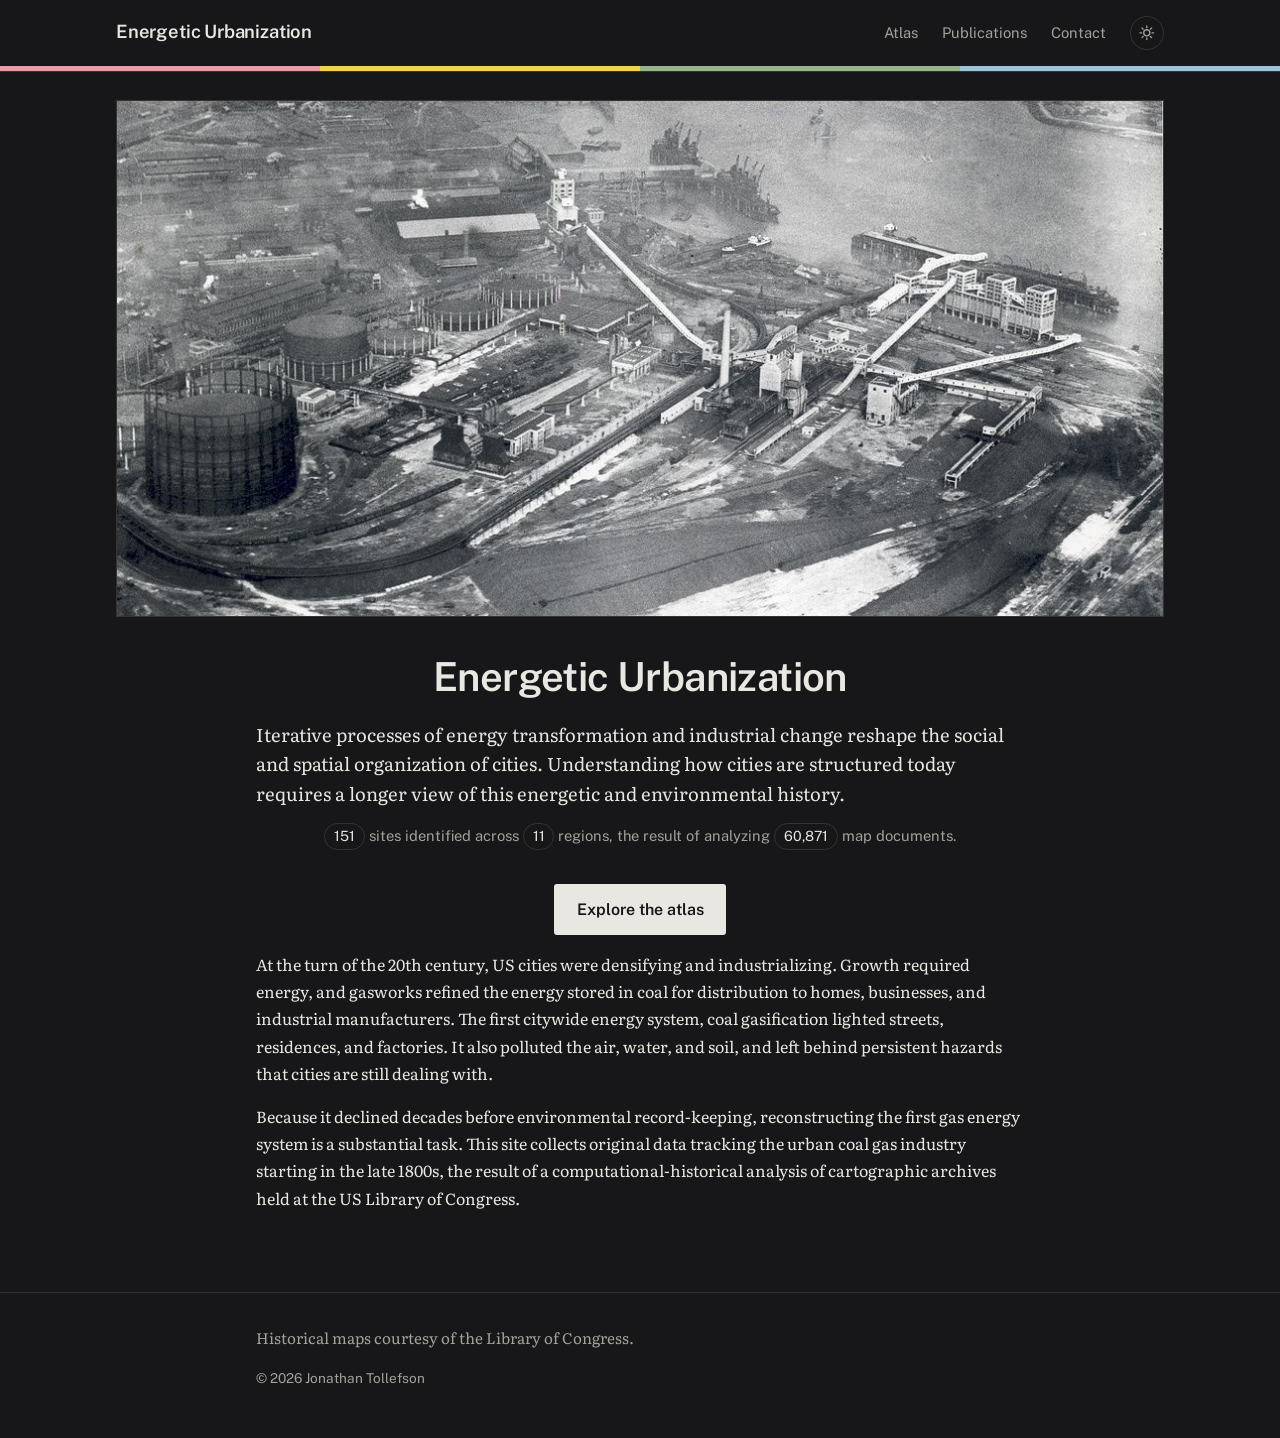
<file: index.html>
<!DOCTYPE html>
<html lang="en">
<head>
<meta charset="utf-8">
<meta name="viewport" content="width=device-width, initial-scale=1">
<title>Home | Energetic Urbanization</title>
<link rel="preconnect" href="https://fonts.googleapis.com">
<link rel="preconnect" href="https://fonts.gstatic.com" crossorigin>
<link href="https://fonts.googleapis.com/css2?family=Literata:ital,opsz,wght@0,7..72,400;0,7..72,600;1,7..72,400&family=Public+Sans:wght@400;600&display=swap" rel="stylesheet">
<script src="js/theme.js"></script>
<script src="js/analytics.js"></script>
<link rel="stylesheet" href="css/style.css">

</head>
<body class="home-page" data-root="">
<header id="site-header"></header>
<main>
  <!-- Banner image. Swap the src below for your own image or GIF. -->
  <figure class="home-banner">
    <img src="images/gasworks.jpg" alt="">
  </figure>
  <section class="home-hero">
    <h1>Energetic Urbanization</h1>
    <p class="lede"> Iterative processes of energy transformation and industrial change reshape the social and spatial organization of cities. Understanding how cities are structured today requires a longer view of this energetic and environmental history.</p>
    <!-- Filled by js/tally.js, which reads the counts straight from the workbook. -->
    <p class="map-tally" id="map-tally" data-workbook="data/atlas.xlsx"></p>
    <a class="button" href="map.html">Explore the atlas</a>
  </section>
  <section class="text">
    <p> 
At the turn of the 20th century, US cities were densifying and industrializing. Growth required energy, and gasworks refined the energy stored in coal for distribution to homes, businesses, and industrial manufacturers. The first citywide energy system, coal gasification lighted streets, residences, and factories. It also polluted the air, water, and soil, and left behind persistent hazards that cities are still dealing with.
</p>
<p>
 Because it declined decades before environmental record-keeping, reconstructing the first gas energy system is a substantial task. This site collects original data tracking the urban coal gas industry starting in the late 1800s, the result of a computational-historical analysis of cartographic archives held at the US Library of Congress. 
</p>

  </section>
</main>
<footer id="site-footer"></footer>
<script src="js/site.js"></script>
<script src="vendor/xlsx.full.min.js"></script>
<script src="js/tally.js"></script>
</body>
</html>
</file>
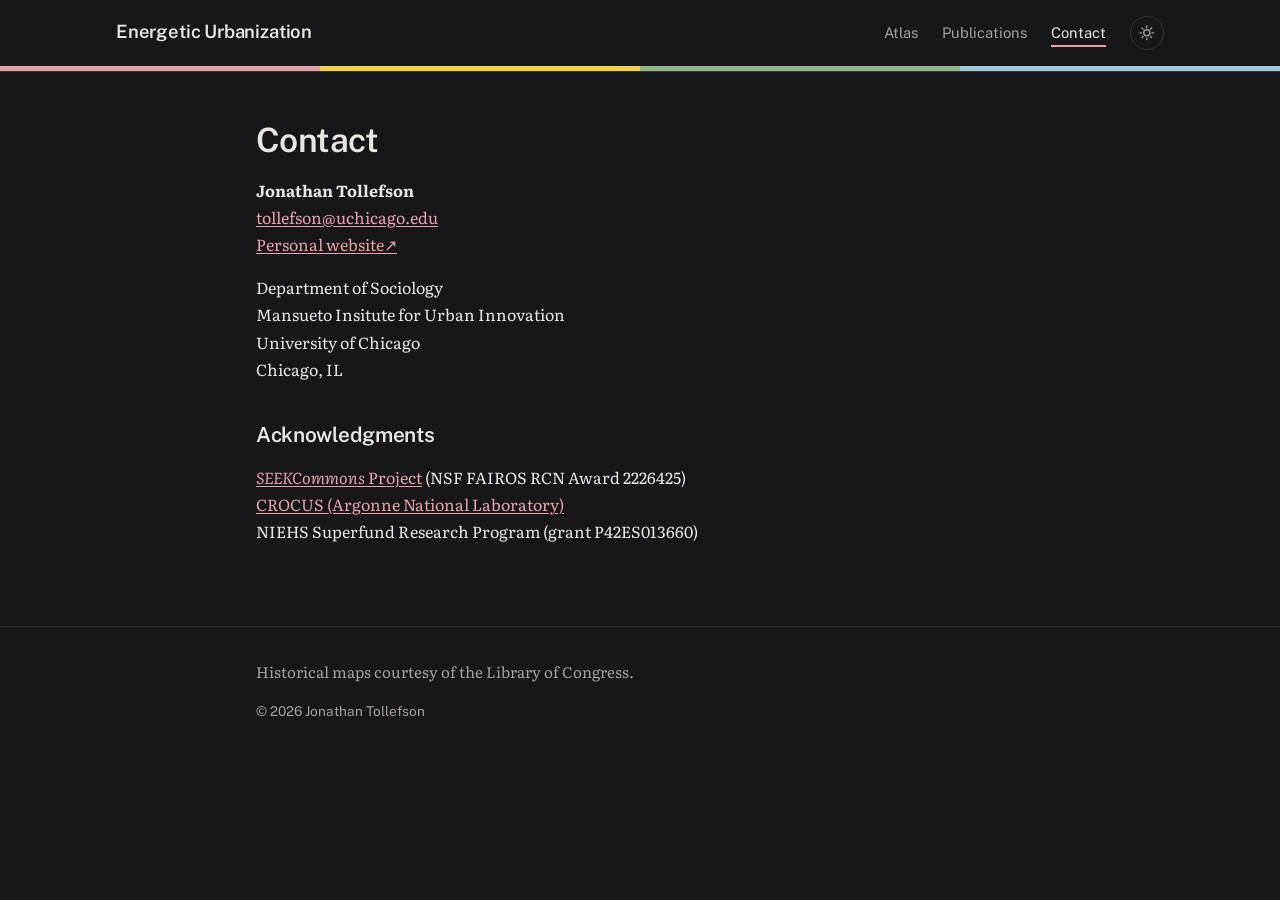
<file: contact.html>
<!DOCTYPE html>
<html lang="en">
<head>
<meta charset="utf-8">
<meta name="viewport" content="width=device-width, initial-scale=1">
<title>Contact</title>
<link rel="preconnect" href="https://fonts.googleapis.com">
<link rel="preconnect" href="https://fonts.gstatic.com" crossorigin>
<link href="https://fonts.googleapis.com/css2?family=Literata:ital,opsz,wght@0,7..72,400;0,7..72,600;1,7..72,400&family=Public+Sans:wght@400;600&display=swap" rel="stylesheet">
<script src="js/theme.js"></script>
<script src="js/analytics.js"></script>
<link rel="stylesheet" href="css/style.css">

</head>
<body data-root="">
<header id="site-header"></header>
<main>
  <div class="text">
    <h1>Contact</h1>
    <p><b>Jonathan Tollefson</b> <br> <a href="mailto:tollefson@uchicago.edu">tollefson@uchicago.edu</a><br> <a href="https://www.jonathantollefson.com">Personal website↗</a></p>
    <p>Department of Sociology<br>Mansueto Insitute for Urban Innovation<br>University of Chicago<br>Chicago, IL</p>
    <h2>Acknowledgments</h2>
    <p><a href="https://seekcommons.org/"><i>SEEKCommons</i> Project</a> (NSF FAIROS RCN Award 2226425) <br> <a href="https://www.anl.gov/crocus">CROCUS (Argonne National Laboratory)</a> <br>NIEHS Superfund Research Program (grant P42ES013660)</p>
  </div>
</main>
<footer id="site-footer"></footer>
<script src="js/site.js"></script>
</body>
</html>
</file>
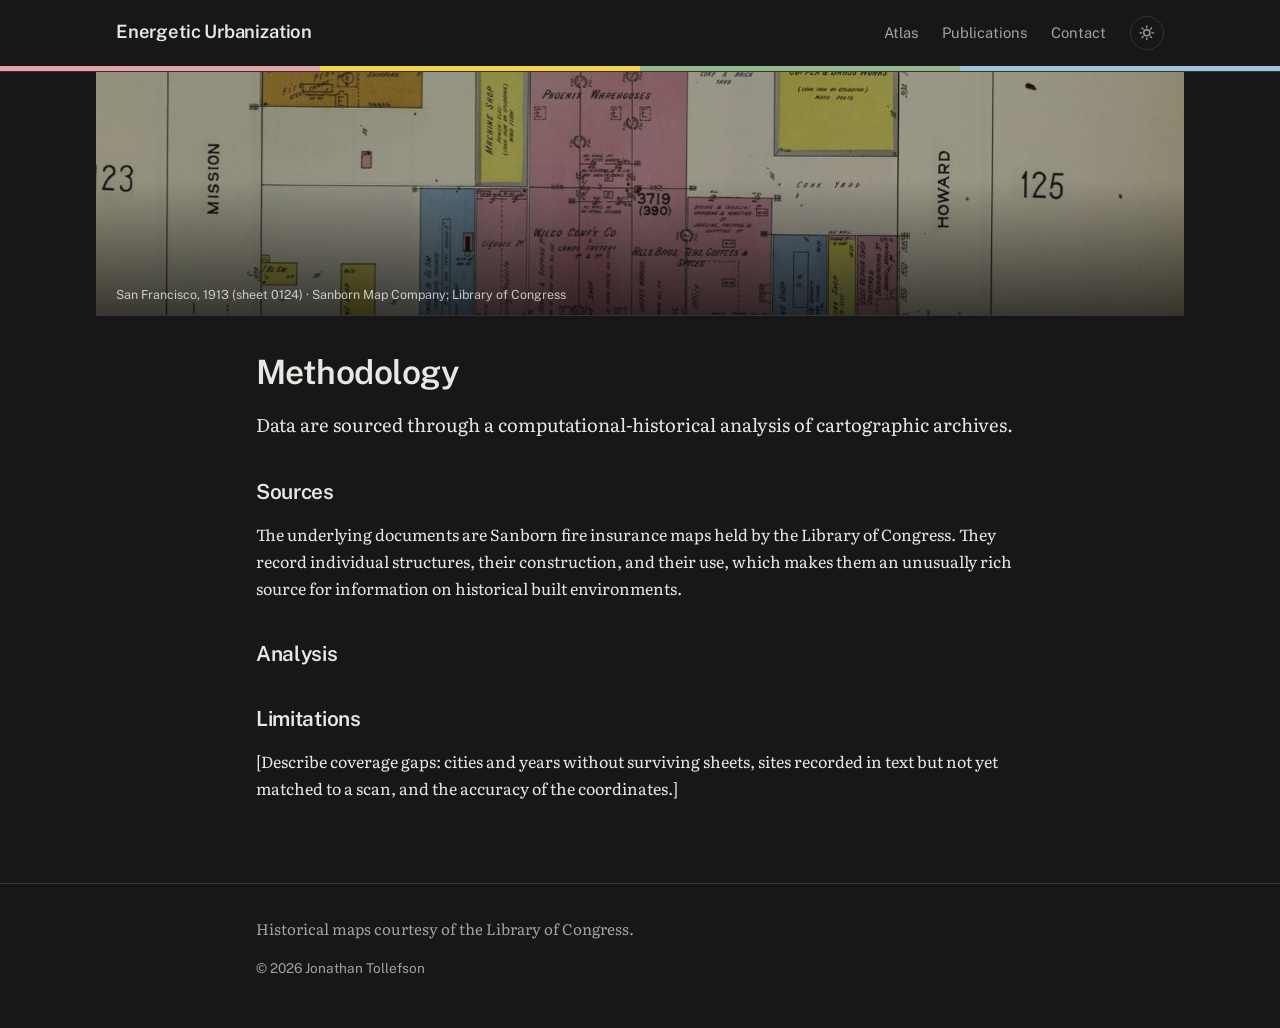
<file: methods.html>
<!DOCTYPE html>
<html lang="en">
<head>
<meta charset="utf-8">
<meta name="viewport" content="width=device-width, initial-scale=1">
<title>Methods | Energetic Urbanization</title>
<link rel="preconnect" href="https://fonts.googleapis.com">
<link rel="preconnect" href="https://fonts.gstatic.com" crossorigin>
<link href="https://fonts.googleapis.com/css2?family=Literata:ital,opsz,wght@0,7..72,400;0,7..72,600;1,7..72,400&family=Public+Sans:wght@400;600&display=swap" rel="stylesheet">
<script src="js/theme.js"></script>
<script src="js/analytics.js"></script>
<link rel="stylesheet" href="css/style.css">
<link rel="stylesheet" href="css/methods.css">

</head>
<body class="methods-page" data-root="">
<header id="site-header"></header>

<!-- Rotating band of randomly chosen map sheets. Settings are at the
     top of js/methods-banner.js; proportions are in css/methods.css. -->
<div id="map-banner" aria-hidden="true"></div>

<main>
  <div class="text">
    <h1>Methodology</h1>
    <p class="lede">Data are sourced through a computational-historical analysis of cartographic archives.</p>

    <h2>Sources</h2>
    <p>The underlying documents are Sanborn fire insurance maps held by the
    Library of Congress. They record individual structures, their construction, and
    their use, which makes them an unusually rich source for information on historical built environments.</p>

    <h2>Analysis</h2>
    <p></p>

    <h2>Limitations</h2>
    <p>[Describe coverage gaps: cities and years without surviving sheets,
    sites recorded in text but not yet matched to a scan, and the accuracy
    of the coordinates.]</p>
  </div>
</main>

<footer id="site-footer"></footer>
<script src="js/site.js"></script>
<script src="vendor/xlsx.full.min.js"></script>
<script src="js/methods-banner.js"></script>
</body>
</html>
</file>
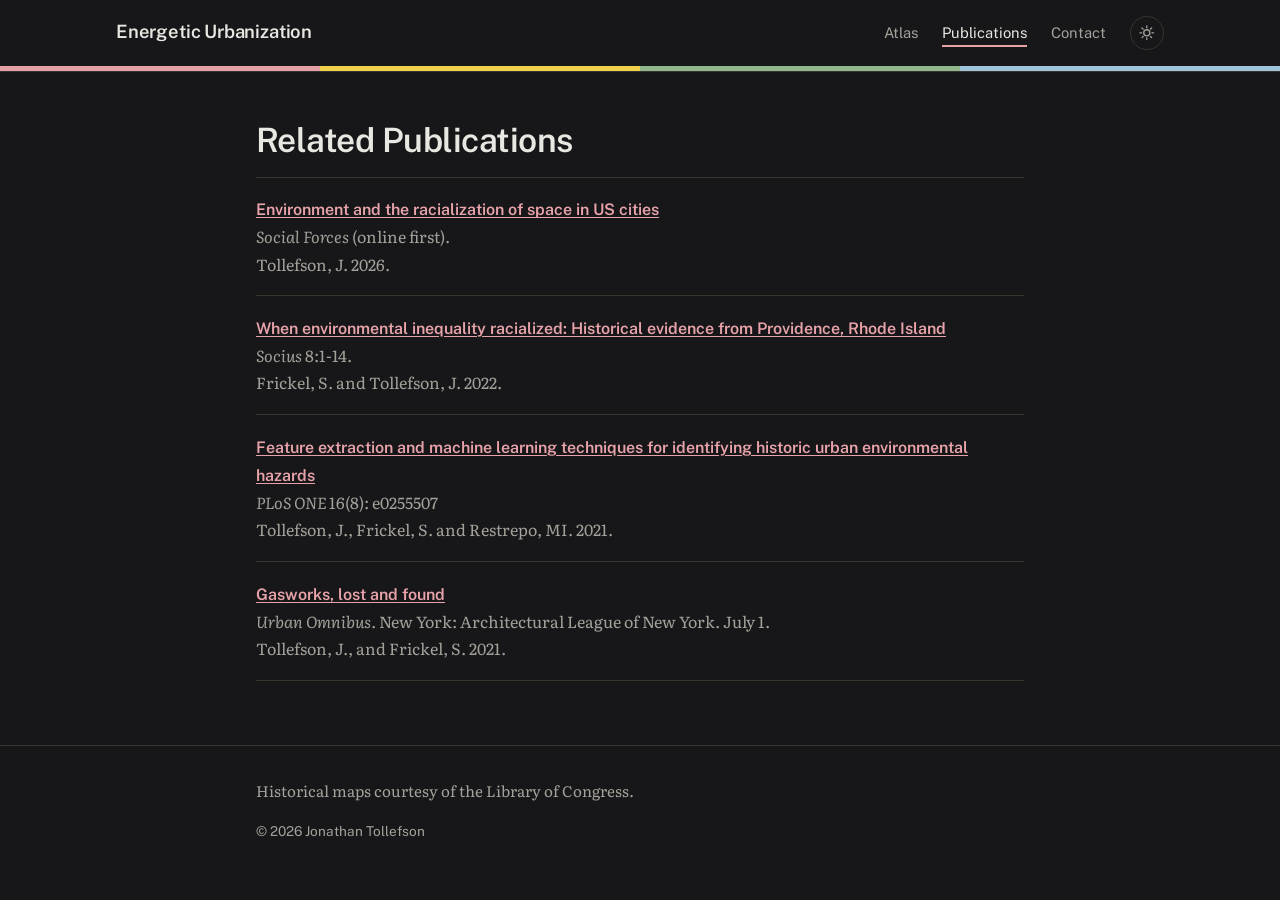
<file: publications.html>
<!DOCTYPE html>
<html lang="en">
<head>
<meta charset="utf-8">
<meta name="viewport" content="width=device-width, initial-scale=1">
<title>Publications</title>
<link rel="preconnect" href="https://fonts.googleapis.com">
<link rel="preconnect" href="https://fonts.gstatic.com" crossorigin>
<link href="https://fonts.googleapis.com/css2?family=Literata:ital,opsz,wght@0,7..72,400;0,7..72,600;1,7..72,400&family=Public+Sans:wght@400;600&display=swap" rel="stylesheet">
<script src="js/theme.js"></script>
<script src="js/analytics.js"></script>
<link rel="stylesheet" href="css/style.css">

</head>
<body data-root="">
<header id="site-header"></header>
<main>
  <h1>Related Publications</h1>
  <ul class="entry-list">
    <li>
      <a class="title" href="https://jonathantollefson.com/publications/2026_sf/">Environment and the racialization of space in US cities</a><br>
      <span class="muted"><i>Social Forces</i> (online first).<br> Tollefson, J. 2026.</span>
    </li>
    <li>
      <a class="title" href="https://jonathantollefson.com/publications/2022_socius/">When environmental inequality racialized: Historical evidence from Providence, Rhode Island</a><br>
      <span class="muted"><i>Socius</i> 8:1-14.<br> Frickel, S. and Tollefson, J. 2022.</span>
    </li>
    <li>
      <a class="title" href="https://jonathantollefson.com/publications/2021_plos/">Feature extraction and machine learning techniques for identifying historic urban environmental hazards</a><br>
      <span class="muted"><i>PLoS ONE</i> 16(8): e0255507<br> Tollefson, J., Frickel, S. and Restrepo, MI. 2021.</span>
    </li>
        <li>
      <a class="title" href="https://urbanomnibus.net/2021/07/gasworks-lost-and-found/">Gasworks, lost and found</a><br>
      <span class="muted"><i>Urban Omnibus.</i> New York: Architectural League of New York. July 1.<br> Tollefson, J., and Frickel, S. 2021.</span>
    </li>
  </ul>
</main>
<footer id="site-footer"></footer>
<script src="js/site.js"></script>
</body>
</html>
</file>
<file: css/style.css>
/* ==========================================================
   COLORS AND FONTS  -  change these to restyle the whole site
   ========================================================== */
:root {
  --ink: #23221f;
  --muted: #66645e;
  --paper: #fdfdfb;
  --rule: #dddbd3;
  --link: #a1313a;          /* brick red, used for links and map points */
  --link-hover: #6f1d24;

  /* The four colors below come from the Sanborn map key
     (brick, frame, stone, water) and appear in the stripe under the menu. */
  --brick: #e3a1a7;
  --frame: #f1d24a;
  --stone: #93b78d;
  --water: #9dc4d9;

  --serif: "Literata", Georgia, "Times New Roman", serif;
  --sans: "Public Sans", "Helvetica Neue", Arial, sans-serif;
  --measure: 48rem;         /* width of text columns */
  --wide: 68rem;            /* width of page */
}

* { box-sizing: border-box; }
html { font-size: 100%; }
body {
  margin: 0;
  background: var(--paper);
  color: var(--ink);
  font-family: var(--serif);
  font-size: 1rem;
  line-height: 1.7;
}
a { color: var(--link); text-underline-offset: 0.15em; }
a:hover { color: var(--link-hover); }
:focus-visible { outline: 3px solid var(--frame); outline-offset: 2px; }
img { max-width: 100%; height: auto; }

/* ---------- Header ---------- */
#site-header { border-bottom: 1px solid var(--rule); position: relative; }
.header-inner {
  max-width: var(--wide); margin: 0 auto; padding: 1rem 1.25rem;
  display: flex; align-items: baseline; justify-content: space-between; gap: 1.5rem; flex-wrap: wrap;
}
.site-title {
  font-family: var(--sans); font-weight: 600; font-size: 1.15rem; letter-spacing: -0.01em;
  color: var(--ink); text-decoration: none;
}
nav { order: 2; margin-left: auto; }
nav ul { list-style: none; display: flex; gap: 1.5rem; margin: 0; padding: 0; flex-wrap: wrap; }
nav a { font-family: var(--sans); font-size: 0.92rem; color: var(--muted); text-decoration: none; padding: 0.25rem 0; }
nav a:hover { color: var(--ink); }
nav a[aria-current="page"] { color: var(--ink); border-bottom: 2px solid var(--link); }
/* Menu button (small screens) and the dark mode button sit together. */
.header-controls { order: 3; align-self: center; flex-shrink: 0; display: flex; align-items: center; gap: 0.75rem; }
.menu-toggle {
  display: none; font-family: var(--sans); font-size: 0.95rem; background: none;
  border: 1px solid var(--rule); border-radius: 3px; padding: 0.4rem 0.8rem; color: var(--ink); cursor: pointer;
}
.theme-toggle {
  display: inline-flex; align-items: center; justify-content: center;
  width: 2.15rem; height: 2.15rem; padding: 0;
  background: none; border: 1px solid var(--rule); border-radius: 999px;
  color: var(--muted); cursor: pointer;
}
.theme-toggle:hover { color: var(--ink); border-color: var(--muted); }
.theme-toggle .icon { display: block; width: 1.1rem; height: 1.1rem; }
.sanborn-key { display: flex; height: 5px; }
.sanborn-key span { flex: 1; }
.sanborn-key span:nth-child(1) { background: var(--brick); }
.sanborn-key span:nth-child(2) { background: var(--frame); }
.sanborn-key span:nth-child(3) { background: var(--stone); }
.sanborn-key span:nth-child(4) { background: var(--water); }

/* ---------- Page layout ---------- */
main { max-width: var(--wide); margin: 0 auto; padding: 3rem 1.25rem 4rem; }
.text { max-width: var(--measure); }
h1, h2, h3 { font-family: var(--sans); line-height: 1.2; letter-spacing: -0.015em; font-weight: 600; }
h1 { font-size: 2.1rem; margin: 0 0 1rem; }
h2 { font-size: 1.3rem; margin: 2.5rem 0 0.75rem; }
h3 { font-size: 1.05rem; margin: 1.75rem 0 0.4rem; }
.lede { font-size: 1.15rem; line-height: 1.6; color: var(--ink); }
.muted { color: var(--muted); }
.small { font-size: 0.9rem; }

.button {
  display: inline-block; font-family: var(--sans); font-weight: 600; font-size: 1rem;
  background: var(--ink); color: var(--paper); text-decoration: none;
  padding: 0.75rem 1.4rem; border-radius: 3px; margin-top: 0.5rem;
}
.button:hover { background: var(--link); color: #fff; }

/* ---------- Home ---------- */
.home-hero h1 { font-size: clamp(2rem, 5vw, 3rem); max-width: 18ch; }
.home-hero .lede { max-width: var(--measure); margin-bottom: 1.75rem; }

/* Banner image sits under the menu; the description follows below it. */
.home-page main { padding-top: 1.75rem; }
.home-banner { margin: 0 0 2.25rem; }
.home-banner img { display: block; width: 100%; border: 1px solid var(--rule); }
.home-page .home-hero h1 { font-size: clamp(1.8rem, 4vw, 2.5rem); }
/* Index page: headline, its paragraph, and the button are centered. */
.home-page .home-hero { max-width: var(--measure); text-align: center; }
.home-page .home-hero h1 { margin-left: auto; margin-right: auto; }
.home-page .home-hero .lede { text-align: left; }   /* centered column, left-justified lines */
/* The tally sits between the lede and the button on the front page. It is
   centred like the rest of the hero rather than left-justified like the
   lede, so the chips line up on the page's own axis above the button. */
.home-page .home-hero .lede { margin-bottom: 0.9rem; }
.home-page .home-hero .map-tally { margin: 0 auto 1.6rem; text-align: center; }

/* ---------- Lists: publications, articles, people ---------- */
.entry-list { list-style: none; padding: 0; margin: 0; max-width: var(--measure); }
.entry-list li { padding: 1.1rem 0; border-top: 1px solid var(--rule); }
.entry-list li:last-child { border-bottom: 1px solid var(--rule); }
.entry-list .title { font-family: var(--sans); font-weight: 600; }
.people { display: grid; gap: 2.5rem 2rem; grid-template-columns: repeat(auto-fill, minmax(15rem, 1fr)); }
.person img { width: 100%; max-width: 12rem; aspect-ratio: 1; object-fit: cover; background: var(--rule); display: block; margin-bottom: 0.75rem; }
.person h2 { font-size: 1.15rem; margin: 0; }
.person .role { font-family: var(--sans); font-size: 0.9rem; color: var(--muted); margin: 0.1rem 0 0.5rem; }
.person p { margin: 0.25rem 0; font-size: 0.97rem; line-height: 1.55; }

/* ---------- Articles ---------- */
.article-head { max-width: var(--measure); }
.article-meta { font-family: var(--sans); font-size: 0.92rem; color: var(--muted); }
article.body { max-width: var(--measure); }
figure { margin: 2rem 0; }
figure img { display: block; width: 100%; border: 1px solid var(--rule); }
figcaption { font-size: 0.9rem; color: var(--muted); line-height: 1.5; margin-top: 0.5rem; }
.footnotes, .references { font-size: 0.93rem; line-height: 1.55; }
.references li { margin-bottom: 0.6rem; }
sup a { text-decoration: none; font-family: var(--sans); font-size: 0.8em; }

/* ---------- Map page ---------- */
.map-page main { max-width: none; padding: 0; }
.map-intro { max-width: var(--wide); margin: 0 auto; padding: 1.75rem 1.25rem 1rem; }
/* No font-size here: the atlas takes the same h1 as every other page, rather
   than reading as a lesser heading than Publications or Contact. */
.map-intro h1 { margin-bottom: 0.4rem; }
.map-intro p { margin: 0; max-width: var(--measure); color: var(--muted); }
/* The tally under the intro. Its numbers borrow the city chip's pill shape,
   border and type size so the two read as one family, with tighter vertical
   padding so they sit on a line of text without opening up the line height.
   They are labels, not controls - see buildTally in js/map.js. */
.map-tally { margin: 0.55rem 0 0; max-width: var(--measure); color: var(--muted); font-family: var(--sans); font-size: 0.92rem; }
.tally-num { display: inline-block; font-size: 0.88rem; padding: 0.05rem 0.55rem; border: 1px solid var(--rule); border-radius: 999px; background: var(--paper); color: var(--ink); }
/* One chip per city. Lit chips show which cities are on the map, and more
   than one can be lit where cities share a view; clicking any chip, lit or
   not, reframes the map on it. */
.map-tools { max-width: var(--wide); margin: 0 auto; padding: 0 1.25rem 0.75rem; font-family: var(--sans); font-size: 0.92rem; display: flex; flex-wrap: wrap; gap: 0.35rem; align-items: center; }
.city-chip { font: inherit; font-size: 0.88rem; padding: 0.25rem 0.7rem; border: 1px solid var(--rule); background: var(--paper); color: var(--ink); border-radius: 999px; cursor: pointer; }
.city-chip:hover { border-color: var(--link); color: var(--link); }
.city-chip[aria-pressed="true"] { background: var(--link); border-color: var(--link); color: #fff; }
.city-chip[aria-pressed="true"]:hover { background: var(--link-hover); border-color: var(--link-hover); color: #fff; }
/* The "show all cities" button sits under Leaflet's own +/- bar. */
.show-all-cities svg { width: 15px; height: 15px; vertical-align: middle; }
#map { height: 62vh; min-height: 22rem; border-top: 1px solid var(--rule); border-bottom: 1px solid var(--rule); background: #e9e9e4; }
#details { max-width: var(--wide); margin: 0 auto; padding: 2rem 1.25rem 4rem; }

/* ---------- Map and details side by side (wider screens) ----------
   Stacked, the sheet list for the point you just clicked opens well below
   the fold, so the answer to a click is off screen. Above this width the
   details become a column beside the map and update in place.

   --map-chrome is the height of everything above the map: the header and
   its colour stripe, the title block and the chip row. Adjust it if you
   change their padding, or the map will not quite fill the window. */
@media (min-width: 60rem) {
  .map-page { --map-chrome: 15rem; }
  .map-layout {
    display: flex; align-items: stretch;
    height: calc(100vh - var(--map-chrome));
    height: calc(100dvh - var(--map-chrome));
    min-height: 30rem;
    border-top: 1px solid var(--rule); border-bottom: 1px solid var(--rule);
  }
  .map-layout #map { flex: 1; height: auto; min-height: 0; border: 0; }
  .map-layout #details {
    flex: none; width: 25rem; max-width: none; margin: 0;
    padding: 1.75rem 1.5rem 2.5rem; overflow-y: auto;
    border-left: 1px solid var(--rule);
  }
  /* The rail is narrower than the full-width panel was, so the sheet list
     drops its third column and puts the links under the title instead. */
  .map-layout .sheet-list { max-width: none; }
  .map-layout .sheet-list li { grid-template-columns: 3.2rem 1fr; }
  .map-layout .sheet-list .links { grid-column: 2; }
}
#details h2 { margin-top: 0; }
#details .where { font-family: var(--sans); color: var(--muted); margin: 0 0 1rem; font-size: 0.95rem; }
.sheet-list { list-style: none; padding: 0; margin: 1rem 0 0; max-width: 46rem; }
.sheet-list li { display: grid; grid-template-columns: 4rem 1fr auto; gap: 0.75rem; align-items: baseline; padding: 0.65rem 0; border-top: 1px solid var(--rule); }
.sheet-list li:last-child { border-bottom: 1px solid var(--rule); }
.sheet-list .yr { font-family: var(--sans); font-weight: 600; }
.sheet-list .links { font-family: var(--sans); font-size: 0.9rem; display: flex; gap: 1rem; white-space: nowrap; }
.link-button { background: none; border: 0; padding: 0; font: inherit; color: var(--link); text-decoration: underline; text-underline-offset: 0.15em; cursor: pointer; }
.link-button:hover { color: var(--link-hover); }
.note { font-family: var(--sans); font-size: 0.9rem; color: var(--muted); }
/* Leaflet's popup is rounded like a speech bubble by default; squaring it to
   3px matches the buttons used everywhere else on the site. */
.leaflet-popup-content-wrapper { border-radius: 3px; }
.leaflet-popup-content { font-family: var(--sans); font-size: 0.92rem; line-height: 1.45; margin: 0.8rem 1rem; }
.leaflet-popup-content strong { display: block; margin-bottom: 0.1rem; font-size: 1rem; }
.popup-meta { display: block; color: var(--muted); font-size: 0.85rem; }
.popup-years { display: flex; flex-wrap: wrap; gap: 0.3rem; margin: 0.6rem 0 0.5rem; max-width: 17rem; }
/* Each year is a thing you can open, so it is drawn as a target rather than
   as underlined text, borrowing the shape of the city chips above the map. */
.popup-year { font: inherit; font-size: 0.8rem; padding: 0.15rem 0.55rem; border: 1px solid var(--rule); background: var(--paper); color: var(--ink); border-radius: 999px; cursor: pointer; white-space: nowrap; }
.popup-year:hover { border-color: var(--link); color: var(--link); }

/* Shown over the map until the workbook has been fetched and parsed, so a
   slow connection reads as loading rather than as an empty map. */
#map.is-loading::after {
  content: "Loading sites\2026";
  position: absolute; left: 50%; top: 50%; transform: translate(-50%, -50%);
  z-index: 800; pointer-events: none;
  font-family: var(--sans); font-size: 0.9rem; color: var(--muted);
  background: var(--paper); border: 1px solid var(--rule);
  border-radius: 999px; padding: 0.3rem 0.9rem;
}

/* Grouped points. While zoomed out, sites too close together to tell apart
   are drawn as one numbered circle; clicking it zooms to the sites inside.
   These rules replace the plugin's own green and orange with the brick red
   used for single points, so a group reads as the same kind of thing. */
.leaflet-pane .marker-cluster { background: rgba(161, 49, 58, 0.25); }
.leaflet-pane .marker-cluster div { background: rgba(161, 49, 58, 0.92); color: #fff; font-family: var(--sans); font-weight: 600; font-size: 0.78rem; box-shadow: 0 0 0 1.5px rgba(255, 255, 255, 0.9); }
.leaflet-pane .marker-cluster-medium div { background: rgba(140, 38, 46, 0.94); }
.leaflet-pane .marker-cluster-large div { background: rgba(111, 29, 36, 0.96); }
.leaflet-pane .marker-cluster:hover div { background: var(--link-hover); }
/* Size carries the count as well as the number does, and narrows the jump
   from a 14px single point to a group. The plugin fixes the icon box at
   40px, so each size sets its own margin to stay centred inside it. */
.leaflet-pane .marker-cluster-small div { width: 26px; height: 26px; margin: 7px 0 0 7px; border-radius: 13px; }
.leaflet-pane .marker-cluster-small span { line-height: 26px; }
.leaflet-pane .marker-cluster-medium div { width: 32px; height: 32px; margin: 4px 0 0 4px; border-radius: 16px; }
.leaflet-pane .marker-cluster-medium span { line-height: 32px; }
.leaflet-pane .marker-cluster-large div { width: 38px; height: 38px; margin: 1px 0 0 1px; border-radius: 19px; }
.leaflet-pane .marker-cluster-large span { line-height: 38px; }

/* ---------- Scan viewer (zoomable map sheets) ---------- */
#viewer { position: fixed; inset: 0; z-index: 2000; background: rgba(20,20,18,0.92); display: none; flex-direction: column; }
#viewer.open { display: flex; }
.viewer-bar { display: flex; justify-content: space-between; gap: 1rem; align-items: center; padding: 0.7rem 1.25rem; color: #fff; font-family: var(--sans); font-size: 0.95rem; }
.viewer-bar a, .viewer-bar button { color: #fff; }
.viewer-bar button { background: none; border: 1px solid #888; border-radius: 3px; padding: 0.35rem 0.8rem; font: inherit; cursor: pointer; }
.viewer-bar .actions { display: flex; gap: 0.75rem; align-items: center; flex-wrap: wrap; justify-content: flex-end; }
.viewer-count { color: #bbb; margin-left: 0.5rem; white-space: nowrap; }
.viewer-bar button:disabled { opacity: 0.35; cursor: default; }
.viewer-bar button:not(:disabled):hover { background: #444; }
.viewer-nav[hidden] { display: none; }
#viewer-map { flex: 1; background: #222; }

/* ---------- Footer ---------- */
#site-footer { border-top: 1px solid var(--rule); }
.footer-inner { max-width: var(--wide); margin: 0 auto; padding: 2rem 1.25rem 3rem; }
.footer-inner .ack { max-width: var(--measure); font-size: 0.95rem; color: var(--muted); margin: 0 0 1rem; }
.footer-inner .logos { display: flex; gap: 2rem; flex-wrap: wrap; align-items: center; margin-bottom: 1rem; }
.footer-inner .logos img { max-height: 3rem; width: auto; }
.footer-inner .copyright { font-family: var(--sans); font-size: 0.85rem; color: var(--muted); margin: 0; }

/* ---------- Header: collapse the menu before it runs out of room ----------
   The title, the full menu, and the dark mode button need roughly 47rem
   side by side. Collapsing the menu at 52rem means the dark mode button
   never gets pushed onto a line of its own. If you add or rename menu
   items, widen this breakpoint to match. */
@media (max-width: 40rem) {
  .menu-toggle { display: inline-block; }
  nav { width: 100%; display: none; order: 4; margin-top: 0.5rem; }
  .menu-open nav { display: block; }
  nav ul { flex-direction: column; gap: 0.25rem; padding-top: 0.5rem; }
  nav a { display: block; padding: 0.6rem 0; }
}

/* ---------- Small screens ---------- */
@media (max-width: 40rem) {
  body { font-size: 0.97rem; }
  h1 { font-size: 1.75rem; }
  .sheet-list li { grid-template-columns: 3.2rem 1fr; }
  .sheet-list .links { grid-column: 2; }
  #map { height: 55vh; }
  /* On a phone the chips scroll sideways in one row rather than wrapping
     onto three lines and pushing the map off the screen. */
  .map-tools { flex-wrap: nowrap; overflow-x: auto; }
  .city-chip { white-space: nowrap; flex: none; }
}
@media (prefers-reduced-motion: reduce) { * { scroll-behavior: auto !important; transition: none !important; } }

/* ==========================================================
   CENTERED TEXT COLUMNS
   Text stays left-aligned, but the column sits in the middle
   of the page. Change --measure at the top to widen it.
   ========================================================== */
.text, .home-hero, .entry-list, .article-head, article.body,
.footer-inner .ack {
  margin-left: auto; margin-right: auto;
}
main > h1, main > h2, main > h3, main > p, main > .note {
  max-width: var(--measure); margin-left: auto; margin-right: auto;
}
/* The map page is left-aligned: its heading, intro, city chips, and sheet
   list all start at the left edge, not in a centered column. */
.footer-inner .copyright, .footer-inner .logos {
  max-width: var(--measure); margin-left: auto; margin-right: auto;
}

/* ==========================================================
   DARK MODE
   These colors replace the ones at the top of the file when
   dark mode is switched on. Edit them to taste.
   ========================================================== */
[data-theme="dark"] {
  color-scheme: dark;
  --ink: #e9e7e1;
  --muted: #a4a19a;
  --paper: #17171a;
  --rule: #35342e;
  --link: #e7a3a9;
  --link-hover: #f3c3c8;
}
[data-theme="dark"] #map { background: #2a2a28; }
/* The lit chip needs its background restated here, not just its text colour:
   the plain dark rule above matches as tightly as the lit rule further up the
   file, so without this the later one wins and the chip goes dark on dark. */
[data-theme="dark"] .city-chip { background: #222226; }
[data-theme="dark"] .city-chip[aria-pressed="true"] { background: var(--link); border-color: var(--link); color: #1a1a1a; }
[data-theme="dark"] .city-chip[aria-pressed="true"]:hover { background: var(--link-hover); border-color: var(--link-hover); color: #1a1a1a; }
[data-theme="dark"] .person img { background: #2a2a28; }
[data-theme="dark"] .button:hover { color: #1a1a1a; }

/* Leaflet draws its own popups and controls in white. Left alone they glow
   against a dark page, so they are restated here to match. The basemap
   itself is swapped for Esri's dark counterpart in js/map.js. */
[data-theme="dark"] .leaflet-popup-content-wrapper,
[data-theme="dark"] .leaflet-popup-tip { background: #222226; color: var(--ink); box-shadow: 0 2px 12px rgba(0, 0, 0, 0.6); }
[data-theme="dark"] .leaflet-popup-close-button { color: var(--muted); }
/* A year chip at the popup's own background would vanish, so it is lifted. */
[data-theme="dark"] .popup-year { background: #2d2d33; border-color: #3a3a40; }
[data-theme="dark"] .popup-year:hover { border-color: var(--link); color: var(--link); }
[data-theme="dark"] .leaflet-popup-close-button:hover { color: var(--ink); }
[data-theme="dark"] .leaflet-bar a,
[data-theme="dark"] .leaflet-control-layers { background: #222226; color: var(--ink); border-color: #3a3a40; }
[data-theme="dark"] .leaflet-bar a { border-bottom-color: #3a3a40; }
[data-theme="dark"] .leaflet-bar a:hover { background: #2d2d33; color: var(--ink); }
[data-theme="dark"] .leaflet-bar a.leaflet-disabled { background: #1c1c20; color: #585650; }
/* The layers icon is a dark PNG; inverting it keeps it legible on the dark button. */
[data-theme="dark"] .leaflet-control-layers-toggle { filter: invert(0.88); }
[data-theme="dark"] .leaflet-control-attribution { background: rgba(23, 23, 26, 0.85); color: var(--muted); }
[data-theme="dark"] .leaflet-control-attribution a { color: var(--link); }

/* Against the dark basemap the brick red of the points and groups sits too
   close to the map itself, so both are lifted to a brighter tone of the same
   red. A CSS fill beats the colour Leaflet writes onto the circle as an
   attribute, so the selected point keeps its yellow ring. The white ring
   around a group becomes dark here: on a dark map it was doing the glaring
   rather than the separating. */
[data-theme="dark"] #map path.leaflet-interactive { fill: #d4545f; }
[data-theme="dark"] .leaflet-pane .marker-cluster { background: rgba(212, 84, 95, 0.3); }
[data-theme="dark"] .leaflet-pane .marker-cluster div { background: rgba(212, 84, 95, 0.95); box-shadow: 0 0 0 1.5px rgba(0, 0, 0, 0.45); }
[data-theme="dark"] .leaflet-pane .marker-cluster-medium div { background: rgba(195, 69, 79, 0.96); }
[data-theme="dark"] .leaflet-pane .marker-cluster-large div { background: rgba(178, 55, 66, 0.97); }
[data-theme="dark"] .leaflet-pane .marker-cluster:hover div { background: var(--link-hover); color: #2a1013; }

/* ==========================================================
   PROGRESS BADGE
   Shown next to the site name in the panel below the map.
   The label and colour come from the progress and
   progress_color columns on the Points sheet.
   ========================================================== */
.progress-badge {
  display: inline-block; vertical-align: 0.18em;
  font-family: var(--sans); font-size: 0.7rem; font-weight: 600;
  letter-spacing: 0.02em; line-height: 1.6;
  color: #fff; background: var(--badge, var(--link));
  border-radius: 999px; padding: 0 0.65em;
  margin-left: 0.6rem; white-space: nowrap;
}
[data-theme="dark"] .progress-badge { color: #fff; filter: brightness(1.15); }
</file>
<file: css/methods.css>
/* ==========================================================
   ROTATING MAP BANNER  (methods page only)

   This file is loaded only by methods.html, so nothing here
   affects the rest of the site.

   Width note: the scans in maps/ are between about 1090 and
   1690 pixels wide. A banner wider than the scan would have to
   enlarge it to fill the frame, which is what makes a scan look
   pixelated. Capping the frame at the site's own content width
   (--wide, 68rem) keeps every scan at or below its natural size
   and lines the banner up with the header, text and footer.

   To run the banner edge to edge instead, delete the max-width
   line below - but expect soft, blocky scans on wide monitors
   until the images are rescanned at a higher resolution.
   ========================================================== */
#map-banner {
  position: relative;
  overflow: hidden;                      /* crops the zoomed scan */
  height: clamp(9rem, 19vw, 17rem);      /* <- the wide-and-narrow proportion */
  max-width: var(--wide);                /* <- see the width note above */
  margin: 0 auto;
  background: #1b1a18;
  border-bottom: 1px solid var(--rule);
}

/* Two stacked layers; one fades out while the other fades in.
   The pan and the fade are both drawn by js/methods-banner.js, so
   there is deliberately no CSS transition here - a transition would
   fight the script, and some machines switch transitions off. */
.mb-layer {
  position: absolute; inset: 0;
  background-size: cover;
  background-position: center;
  background-repeat: no-repeat;
  opacity: 0;
  transition: none;
  will-change: transform, opacity;       /* keeps the pan on the GPU */
}

/* The scrim is static and sits above the scans but below the labels, so
   the corner never darkens twice during a cross-fade. */
.mb-scrim {
  position: absolute; left: 0; right: 0; bottom: 0; height: 55%;
  background: linear-gradient(to top, rgba(0,0,0,0.62), rgba(0,0,0,0));
  pointer-events: none;
}

/* Two labels, one per scan. Their opacity is driven by the script on the
   same curve as the image, so a label fades with the map it describes -
   hence no transition here. */
.mb-caption {
  position: absolute; left: 0; right: 0; bottom: 0; margin: 0;
  padding: 0 1.25rem 0.7rem;
  font-family: var(--sans); font-size: 0.78rem; line-height: 1.35;
  color: rgba(255,255,255,0.9);
  opacity: 0; transition: none;
  pointer-events: none;
}

/* If the workbook cannot be read, collapse the frame rather than
   leaving an empty dark band at the top of the page. */
#map-banner.mb-empty { display: none; }

/* The heading that follows the banner sits a little tighter to it. */
.methods-page main { padding-top: 2.25rem; }

@media (max-width: 40rem) {
  #map-banner { height: clamp(7.5rem, 34vw, 11rem); }
  .mb-caption { font-size: 0.72rem; padding: 0 1rem 0.6rem; }
}
</file>
